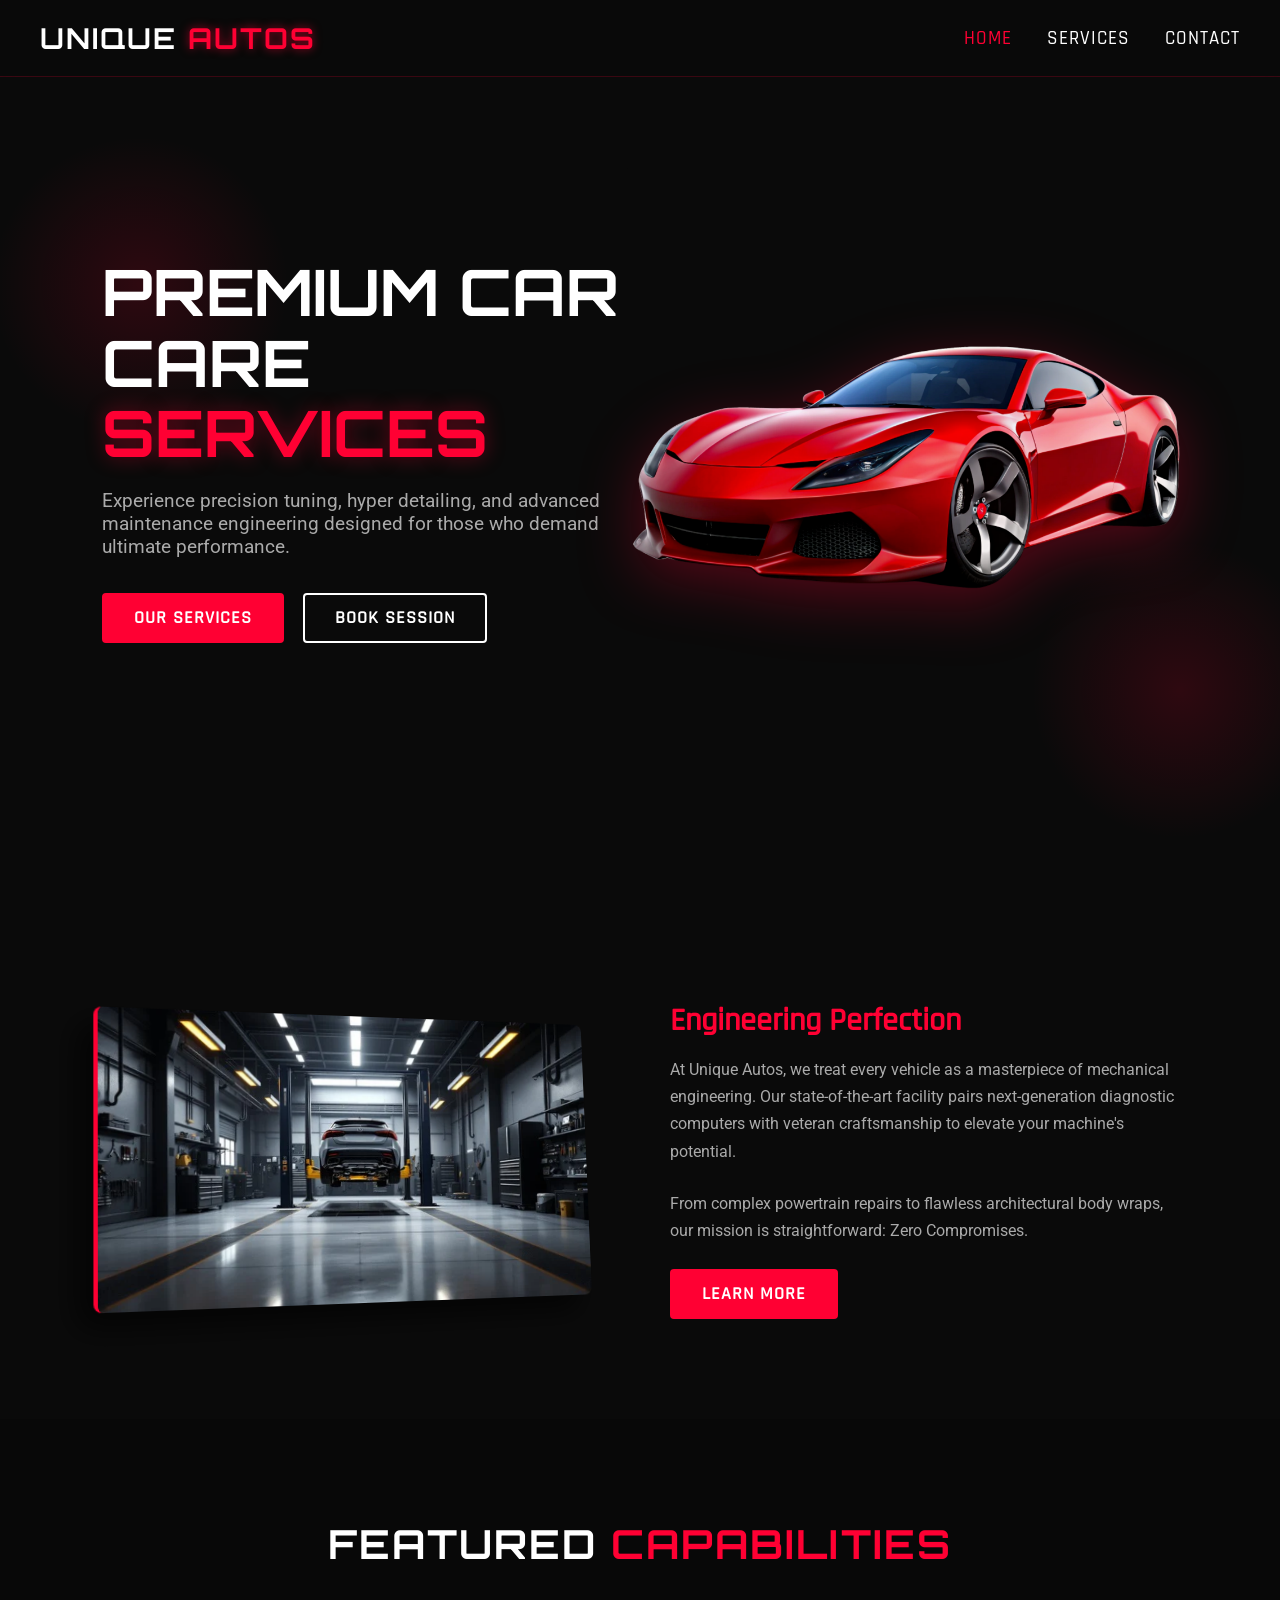
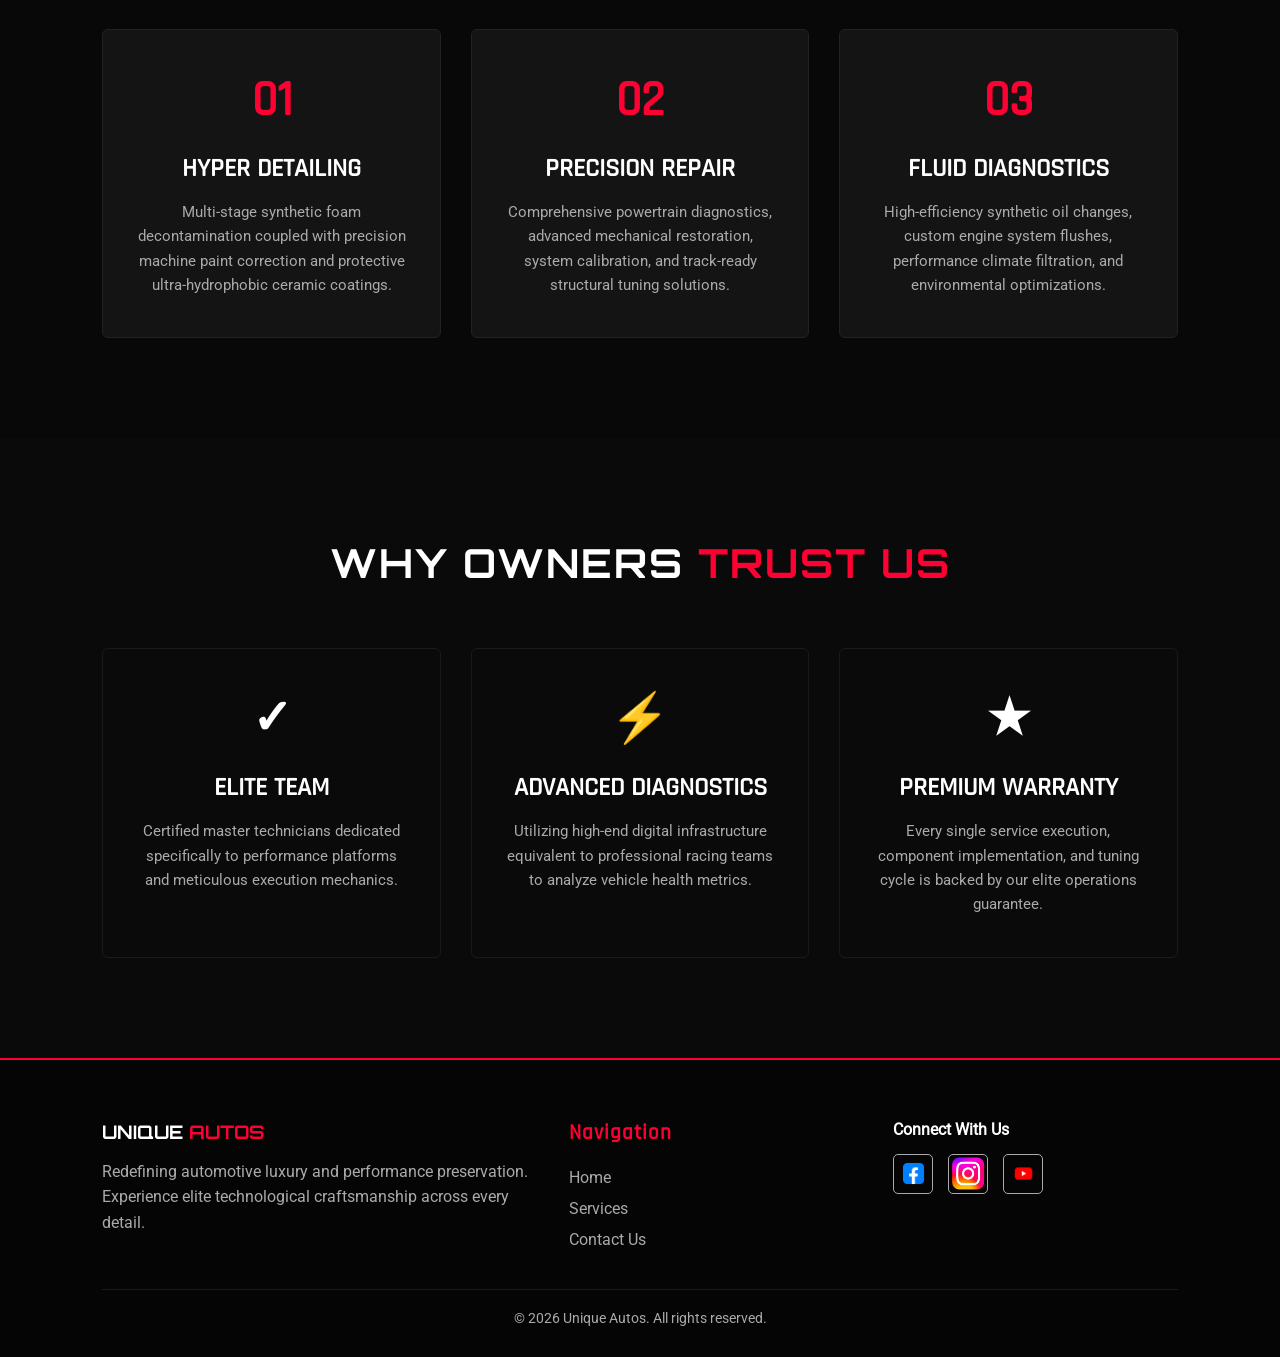
<file: index.html>
<!DOCTYPE html>
<html lang="en">
<head>
    <meta charset="UTF-8">
    <meta name="viewport" content="width=device-width, initial-scale=1.0">
    <title>Unique Autos | Premium Automotive Service Center</title>
    <link rel="stylesheet" href="css/style.css">
    <link rel="icon" type="image/png" href="img/favicon.png">
</head>
<body>

    <div class="floating-shape" style="top: 15%; left: -10px;"></div>
    <div class="floating-shape" style="top: 60%; right: -50px;"></div>

    <!-- Navigation Header -->
    <nav class="navbar">
        <a href="index.html" class="logo">UNIQUE <span>AUTOS</span></a>
        <ul class="nav-links">
            <li><a href="index.html" class="active">Home</a></li>
            <li><a href="pages/services.html">Services</a></li>
            <li><a href="pages/contact.html">Contact</a></li>
        </ul>
    </nav>

    <header class="hero">
        <div class="hero-content">
            <h1>Premium Car Care<br><span>Services</span></h1>
            <p>Experience precision tuning, hyper detailing, and advanced maintenance engineering designed for those who demand ultimate performance.</p>
            <div class="hero-actions">
                <a href="pages/services.html" class="btn btn-primary">Our Services</a>
                <a href="pages/contact.html" class="btn btn-secondary">Book Session</a>
            </div>
        </div>
        <div class="hero-image-container">
            <img src="img/hero-car.png" alt="3D Rendered Supercar" class="hero-car">
        </div>
    </header>

    <!-- About Section -->
    <section class="section-padding">
        <div class="about-split">
            <div class="about-img-wrap">
                <img src="img/about-workshop.jpg" alt="Premium Modern Auto Workshop Layout">
            </div>
            <div class="about-text">
                <h3>Engineering Perfection</h3>
                <p>At Unique Autos, we treat every vehicle as a masterpiece of mechanical engineering. Our state-of-the-art facility pairs next-generation diagnostic computers with veteran craftsmanship to elevate your machine's potential.</p>
                <p>From complex powertrain repairs to flawless architectural body wraps, our mission is straightforward: Zero Compromises.</p>
                <a href="pages/contact.html" class="btn btn-primary" style="animation:none;">Learn More</a>
            </div>
        </div>
    </section>

    <!-- Featured Services Section -->
    <section class="section-padding" style="background: #080808;">
        <h2 class="section-title">Featured <span>Capabilities</span></h2>
        <div class="cards-flex-container">
            <div class="card-3d">
                <div class="card-icon">01</div>
                <h3>Hyper Detailing</h3>
                <p>Multi-stage synthetic foam decontamination coupled with precision machine paint correction and protective ultra-hydrophobic ceramic coatings.</p>
            </div>
            <div class="card-3d">
                <div class="card-icon">02</div>
                <h3>Precision Repair</h3>
                <p>Comprehensive powertrain diagnostics, advanced mechanical restoration, system calibration, and track-ready structural tuning solutions.</p>
            </div>
            <div class="card-3d">
                <div class="card-icon">03</div>
                <h3>Fluid Diagnostics</h3>
                <p>High-efficiency synthetic oil changes, custom engine system flushes, performance climate filtration, and environmental optimizations.</p>
            </div>
        </div>
    </section>

    <!-- Why Choose Us Section -->
    <section class="section-padding">
        <h2 class="section-title">Why Owners <span>Trust Us</span></h2>
        <div class="cards-flex-container">
            <div class="card-3d" style="background:transparent; border-color:#1a1a1a;">
                <div class="card-icon" style="color:#fff;">✓</div>
                <h3>Elite Team</h3>
                <p>Certified master technicians dedicated specifically to performance platforms and meticulous execution mechanics.</p>
            </div>
            <div class="card-3d" style="background:transparent; border-color:#1a1a1a;">
                <div class="card-icon" style="color:#fff;">⚡</div>
                <h3>Advanced Diagnostics</h3>
                <p>Utilizing high-end digital infrastructure equivalent to professional racing teams to analyze vehicle health metrics.</p>
            </div>
            <div class="card-3d" style="background:transparent; border-color:#1a1a1a;">
                <div class="card-icon" style="color:#fff;">★</div>
                <h3>Premium Warranty</h3>
                <p>Every single service execution, component implementation, and tuning cycle is backed by our elite operations guarantee.</p>
            </div>
        </div>
    </section>

    <!-- Footer System -->
    <footer>
        <div class="footer-container">
            <div class="footer-brand">
                <h3>UNIQUE <span>AUTOS</span></h3>
                <p style="color: #aaaaaa; line-height: 1.6;">Redefining automotive luxury and performance preservation. Experience elite technological craftsmanship across every detail.</p>
            </div>
            <div class="footer-links">
                <h4>Navigation</h4>
                <a href="index.html">Home</a>
                <a href="./pages/services.html">Services</a>
                <a href="./pages/contact.html">Contact Us</a>
            </div>
            <div class="footer-socials">
                <h4>Connect With Us</h4>
                <div class="social-icons">
                <a href="#">
                    <img src="img/facebook.png" alt="Facebook">
                </a>
                <a href="#">
                    <img src="img/instagram.png" alt="Instagram">
                </a>
                <a href="#">
                    <img src="img/youtube.png" alt="YouTube">
                </a>
            </div>
            </div>
        </div>
        <div class="footer-bottom">
            &copy; 2026 Unique Autos. All rights reserved.
        </div>
    </footer>

    <script>
        document.addEventListener("DOMContentLoaded", function() {
            const sections = document.querySelectorAll('.card-3d, .about-split');
            const observer = new IntersectionObserver(entries => {
                entries.forEach(entry => {
                    if(entry.isIntersecting) {
                        entry.target.style.opacity = "1";
                        entry.target.style.transform = "translateY(0) scale(1)";
                    }
                });
            }, { threshold: 0.1 });
            
            sections.forEach(s => {
                s.style.opacity = "0";
                s.style.transform = "translateY(20px)";
                s.style.transition = "all 0.6s cubic-bezier(0.25, 0.8, 0.25, 1)";
                observer.observe(s);
            });
        });
    </script>
</body>
</html>
</file>
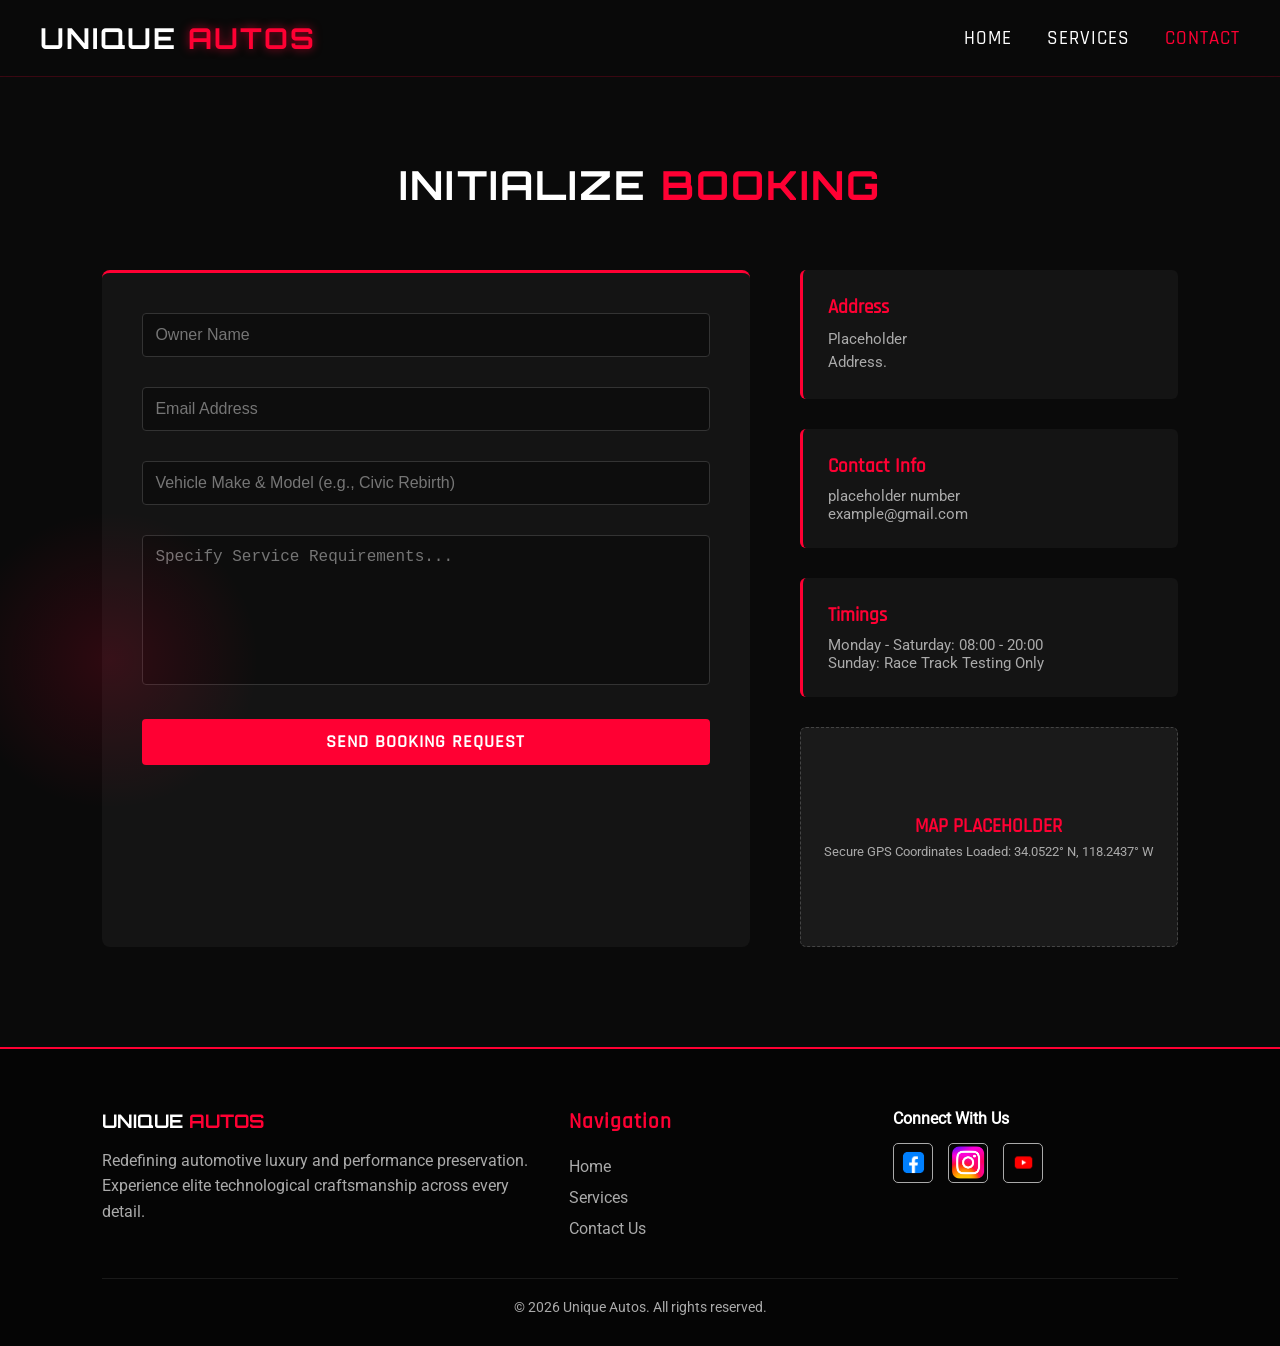
<file: pages/contact.html>
<!DOCTYPE html>
<html lang="en">
<head>
    <meta charset="UTF-8">
    <meta name="viewport" content="width=device-width, initial-scale=1.0">
    <title>Secure Booking | Unique Autos</title>
    <link rel="stylesheet" href="./../css/style.css">
    <link rel="icon" type="image/png" href="../img/favicon.png">
</head>
<body>

    <div class="floating-shape" style="bottom: 10%; left: -40px;"></div>

    <!-- Navigation Header -->
    <nav class="navbar">
        <a href="./../index.html" class="logo">UNIQUE <span>AUTOS</span></a>
        <ul class="nav-links">
            <li><a href="./../index.html">Home</a></li>
            <li><a href="./services.html">Services</a></li>
            <li><a href="./contact.html" class="active">Contact</a></li>
        </ul>
    </nav>

    <!-- Contact Layout -->
    <main class="section-padding" style="padding-top:160px;">
        <h1 class="section-title">Initialize <span>Booking</span></h1>
        
        <div class="contact-container">
            <!-- Form Block -->
            <div class="contact-form-wrap">
                <form action="#" method="POST" onsubmit="event.preventDefault(); alert('Transmission Received. Our coordinators will contact you shortly.');">
                    <div class="form-group">
                        <input type="text" placeholder="Owner Name" required>
                    </div>
                    <div class="form-group">
                        <input type="email" placeholder="Email Address" required>
                    </div>
                    <div class="form-group">
                        <input type="text" placeholder="Vehicle Make & Model (e.g., Civic Rebirth)" required>
                    </div>
                    <div class="form-group">
                        <textarea placeholder="Specify Service Requirements..."></textarea>
                    </div>
                    <button type="submit" class="btn btn-primary" style="border:none; width:100%;">Send Booking Request</button>
                </form>
            </div>

            <!-- Business Information Block -->
            <div class="contact-info-wrap">
                <div class="info-box">
                    <h4>Address</h4>
                    <p style="color: #aaa; font-size: 0.95rem; line-height: 1.5;">Placeholder<br>Address.</p>
                </div>
                <div class="info-box">
                    <h4>Contact Info</h4>
                    <p style="color: #aaa; font-size: 0.95rem;">placeholder number<br>example@gmail.com</p>
                </div>
                <div class="info-box">
                    <h4>Timings</h4>
                    <p style="color: #aaa; font-size: 0.95rem;">Monday - Saturday: 08:00 - 20:00<br>Sunday: Race Track Testing Only</p>
                </div>
                
                <!-- Map Placeholder -->
                <div class="map-placeholder">
                    <div>
                        <span style="color: #ff0033; font-weight: bold; font-family: 'SportyAccent'; font-size: 1.2rem;">MAP PLACEHOLDER</span>
                        <p style="font-size:0.8rem; margin-top:5px;">Secure GPS Coordinates Loaded: 34.0522° N, 118.2437° W</p>
                    </div>
                </div>
            </div>
        </div>
    </main>

    <!-- Footer System -->
    <footer>
        <div class="footer-container">
            <div class="footer-brand">
                <h3>UNIQUE <span>AUTOS</span></h3>
                <p style="color: #aaaaaa; line-height: 1.6;">Redefining automotive luxury and performance preservation. Experience elite technological craftsmanship across every detail.</p>
            </div>
            <div class="footer-links">
                <h4>Navigation</h4>
                <a href="./../index.html">Home</a>
                <a href="./services.html">Services</a>
                <a href="./contact.html">Contact Us</a>
            </div>
            <div class="footer-socials">
                <h4>Connect With Us</h4>
                <div class="social-icons">
                    <a href="#">
                        <img src="../img/facebook.png" alt="Facebook">
                    </a>
                    <a href="#">
                        <img src="../img/instagram.png" alt="Instagram">
                    </a>
                    <a href="#">
                        <img src="../img/youtube.png" alt="YouTube">
                    </a>
                </div>
            </div>
        </div>
        <div class="footer-bottom">
            &copy; 2026 Unique Autos. All rights reserved.
        </div>
    </footer>

</body>
</html>
</file>
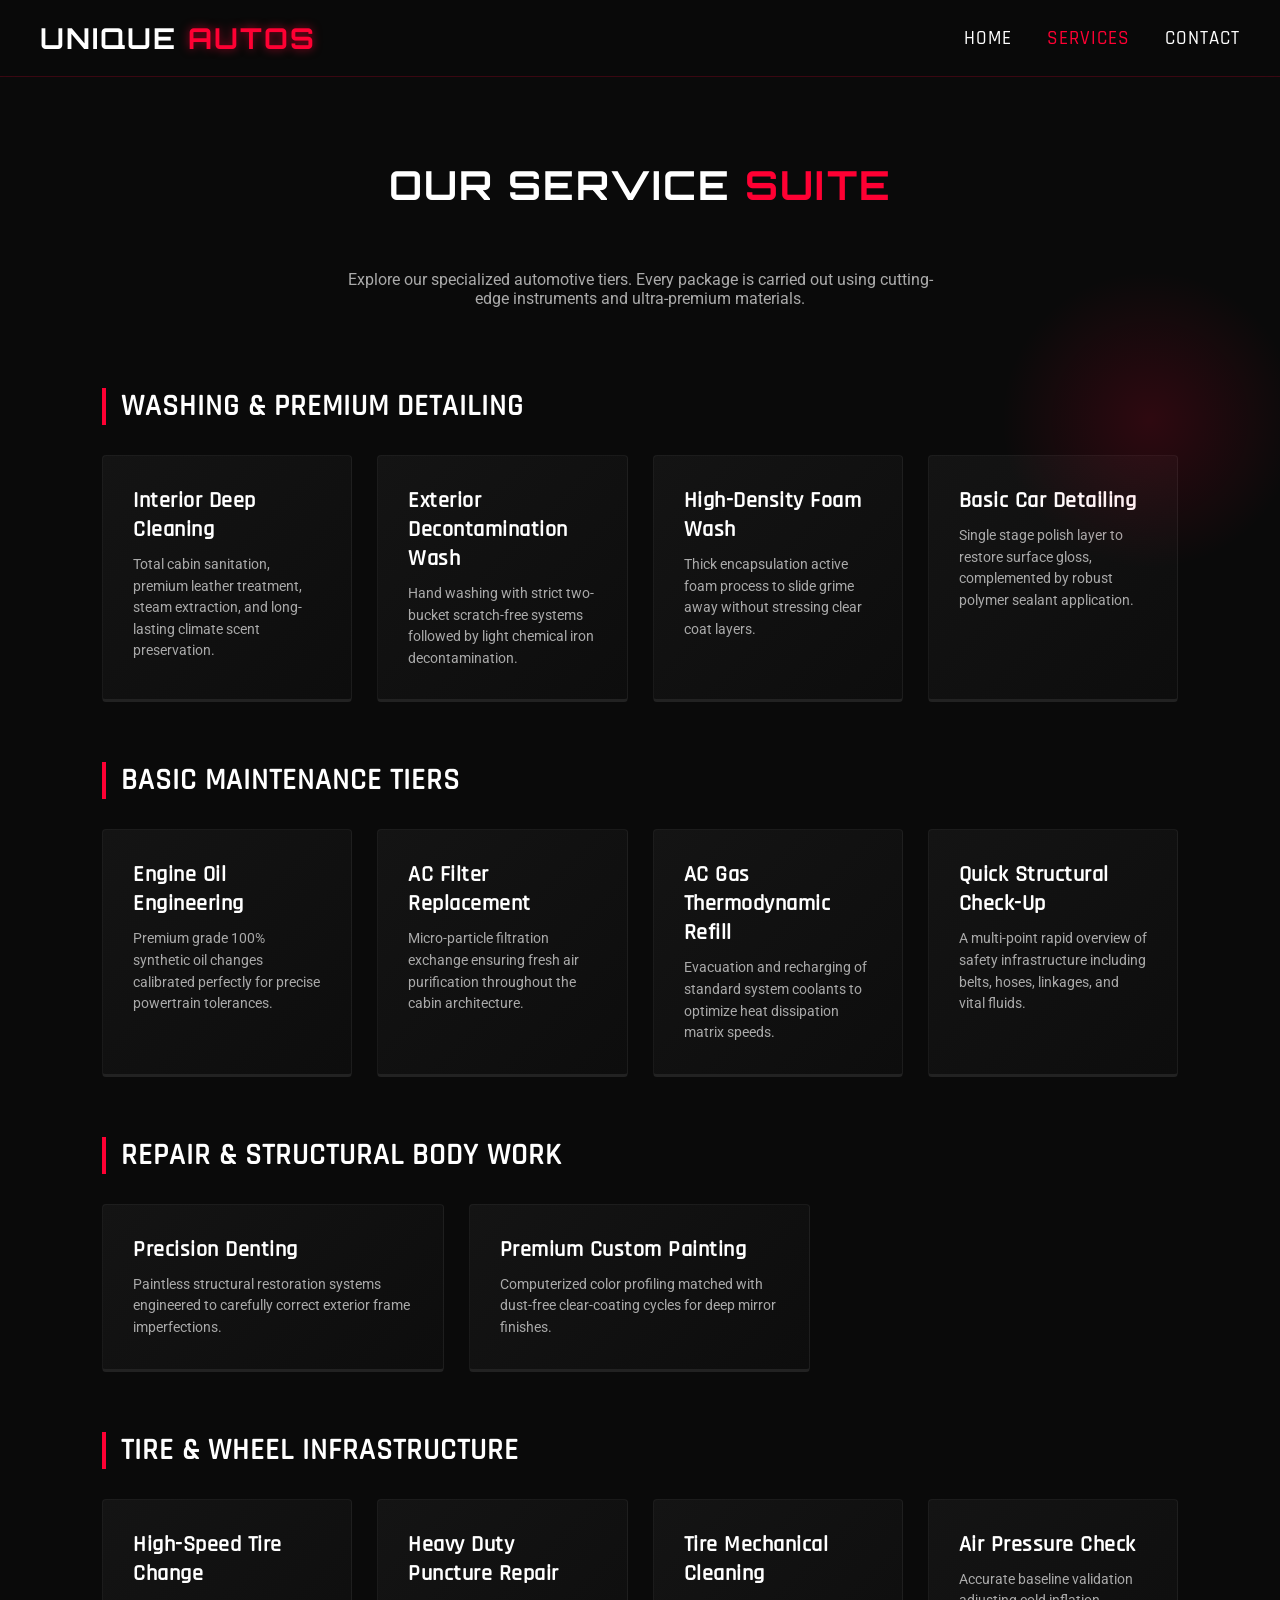
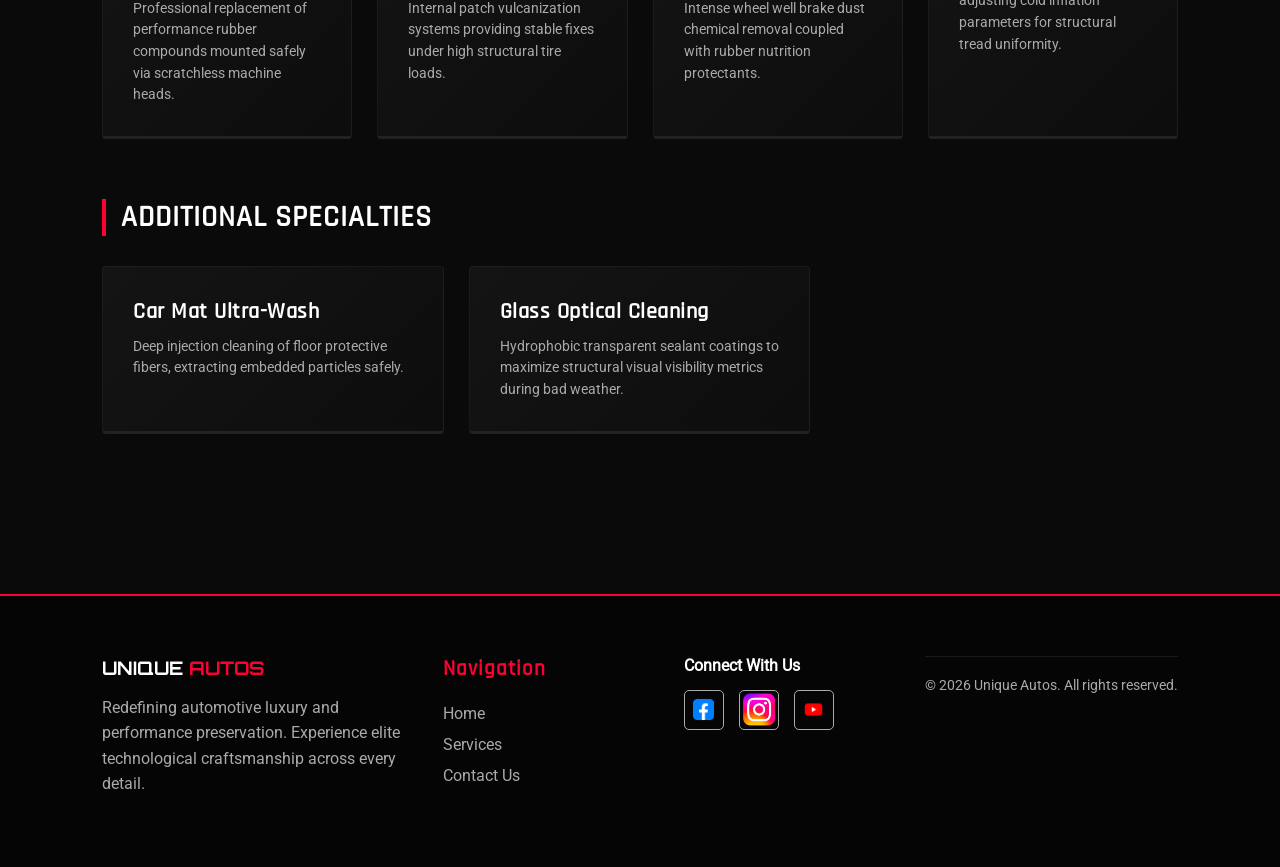
<file: pages/services.html>
<!DOCTYPE html>
<html lang="en">
<head>
    <meta charset="UTF-8">
    <meta name="viewport" content="width=device-width, initial-scale=1.0">
    <title>Services Suite | Unique Autos</title>
    <link rel="stylesheet" href="./../css/style.css">
    <link rel="icon" type="image/png" href="../img/favicon.png">
</head>
<body>

    <div class="floating-shape" style="top: 30%; right: -20px;"></div>

    <!-- Navigation Header -->
    <nav class="navbar">
        <a href="./../index.html" class="logo">UNIQUE <span>AUTOS</span></a>
        <ul class="nav-links">
            <li><a href="./../index.html">Home</a></li>
            <li><a href="./services.html" class="active">Services</a></li>
            <li><a href="./contact.html">Contact</a></li>
        </ul>
    </nav>

    <!-- Services Overview Header -->
    <header class="services-header">
        <h1 class="section-title">Our Service <span>Suite</span></h1>
        <p style="text-align:center; max-width:600px; margin: 0 auto; color: #aaa;">Explore our specialized automotive tiers. Every package is carried out using cutting-edge instruments and ultra-premium materials.</p>
    </header>

    <!-- Categorized Services Layout System -->
    <main class="section-padding" style="padding-top: 40px;">

        <!-- Category: Washing & Detailing Services -->
        <div class="category-section">
            <h3 class="category-title">Washing & Premium Detailing</h3>
            <div class="service-grid-flex">
                <div class="service-card">
                    <h4>Interior Deep Cleaning</h4>
                    <p>Total cabin sanitation, premium leather treatment, steam extraction, and long-lasting climate scent preservation.</p>
                </div>
                <div class="service-card">
                    <h4>Exterior Decontamination Wash</h4>
                    <p>Hand washing with strict two-bucket scratch-free systems followed by light chemical iron decontamination.</p>
                </div>
                <div class="service-card">
                    <h4>High-Density Foam Wash</h4>
                    <p>Thick encapsulation active foam process to slide grime away without stressing clear coat layers.</p>
                </div>
                <div class="service-card">
                    <h4>Basic Car Detailing</h4>
                    <p>Single stage polish layer to restore surface gloss, complemented by robust polymer sealant application.</p>
                </div>
            </div>
        </div>

        <!-- Category: Basic Maintenance -->
        <div class="category-section">
            <h3 class="category-title">Basic Maintenance Tiers</h3>
            <div class="service-grid-flex">
                <div class="service-card">
                    <h4>Engine Oil Engineering</h4>
                    <p>Premium grade 100% synthetic oil changes calibrated perfectly for precise powertrain tolerances.</p>
                </div>
                <div class="service-card">
                    <h4>AC Filter Replacement</h4>
                    <p>Micro-particle filtration exchange ensuring fresh air purification throughout the cabin architecture.</p>
                </div>
                <div class="service-card">
                    <h4>AC Gas Thermodynamic Refill</h4>
                    <p>Evacuation and recharging of standard system coolants to optimize heat dissipation matrix speeds.</p>
                </div>
                <div class="service-card">
                    <h4>Quick Structural Check-Up</h4>
                    <p>A multi-point rapid overview of safety infrastructure including belts, hoses, linkages, and vital fluids.</p>
                </div>
            </div>
        </div>

        <!-- Category: Repair & Body Work -->
        <div class="category-section">
            <h3 class="category-title">Repair & Structural Body Work</h3>
            <div class="service-grid-flex">
                <div class="service-card">
                    <h4>Precision Denting</h4>
                    <p>Paintless structural restoration systems engineered to carefully correct exterior frame imperfections.</p>
                </div>
                <div class="service-card">
                    <h4>Premium Custom Painting</h4>
                    <p>Computerized color profiling matched with dust-free clear-coating cycles for deep mirror finishes.</p>
                </div>
            </div>
        </div>

        <!-- Category: Tire & Wheel Services -->
        <div class="category-section">
            <h3 class="category-title">Tire & Wheel Infrastructure</h3>
            <div class="service-grid-flex">
                <div class="service-card">
                    <h4>High-Speed Tire Change</h4>
                    <p>Professional replacement of performance rubber compounds mounted safely via scratchless machine heads.</p>
                </div>
                <div class="service-card">
                    <h4>Heavy Duty Puncture Repair</h4>
                    <p>Internal patch vulcanization systems providing stable fixes under high structural tire loads.</p>
                </div>
                <div class="service-card">
                    <h4>Tire Mechanical Cleaning</h4>
                    <p>Intense wheel well brake dust chemical removal coupled with rubber nutrition protectants.</p>
                </div>
                <div class="service-card">
                    <h4>Air Pressure Check</h4>
                    <p>Accurate baseline validation adjusting cold inflation parameters for structural tread uniformity.</p>
                </div>
            </div>
        </div>

        <!-- Category: Additional Custom Components -->
        <div class="category-section">
            <h3 class="category-title">Additional Specialties</h3>
            <div class="service-grid-flex">
                <div class="service-card">
                    <h4>Car Mat Ultra-Wash</h4>
                    <p>Deep injection cleaning of floor protective fibers, extracting embedded particles safely.</p>
                </div>
                <div class="service-card">
                    <h4>Glass Optical Cleaning</h4>
                    <p>Hydrophobic transparent sealant coatings to maximize structural visual visibility metrics during bad weather.</p>
                </div>
            </div>
        </div>

    </main>

    <!-- Footer System -->
    <footer>
        <div class="footer-container">
            <div class="footer-brand">
                <h3>UNIQUE <span>AUTOS</span></h3>
                <p style="color: #aaaaaa; line-height: 1.6;">Redefining automotive luxury and performance preservation. Experience elite technological craftsmanship across every detail.</p>
            </div>
            <div class="footer-links">
                <h4>Navigation</h4>
                <a href="./../index.html">Home</a>
                <a href="./services.html">Services</a>
                <a href="./contact.html">Contact Us</a>
            </div>
            <div class="footer-socials">
                <h4>Connect With Us</h4>
                <div class="social-icons">
                <a href="#">
                    <img src="../img/facebook.png" alt="Facebook">
                </a>
                <a href="#">
                    <img src="../img/instagram.png" alt="Instagram">
                </a>
                <a href="#">
                    <img src="../img/youtube.png" alt="YouTube">
                </a>
            </div>
        </div>
        <div class="footer-bottom">
            &copy; 2026 Unique Autos. All rights reserved.
        </div>
    </footer>

</body>
</html>
</file>
<file: css/style.css>
@font-face {
    font-family: 'CyberHeading';
    src: url('../fonts/Orbitron-Bold.ttf') format('truetype');
    font-weight: bold;
}
@font-face {
    font-family: 'SportyAccent';
    src: url('../fonts/Rajdhani-Medium.ttf') format('truetype');
}
@font-face {
    font-family: 'CleanBody';
    src: url('../fonts/Roboto-Regular.ttf') format('truetype');
}

:root {
    --bg-dark: #0a0a0a;
    --bg-card: #141414;
    --accent-red: #ff0033;
    --accent-glow: rgba(255, 0, 51, 0.6);
    --text-light: #ffffff;
    --text-gray: #aaaaaa;
    --transition-smooth: all 0.4s cubic-bezier(0.25, 0.8, 0.25, 1);
}

* {
    margin: 0;
    padding: 0;
    box-sizing: border-box;
}

html {
    scroll-behavior: smooth;
    font-family: 'CleanBody', sans-serif;
    background-color: var(--bg-dark);
    color: var(--text-light);
    overflow-x: hidden;
    overflow-y: scroll;
    scrollbar-width: none;
    -ms-overflow-style: none;
}

html::-webkit-scrollbar {
    display: none;
}

/* ANIMATIONS */
@keyframes heroCarFloat {
    0%, 100% { transform: translateY(0) rotateY(0deg); }
    25% { transform: translateY(-18px) rotateY(3deg); }
    50% { transform: translateY(-8px) rotateY(0deg); }
    75% { transform: translateY(-22px) rotateY(-3deg); }
}

@keyframes pulseGlow {
    0% { box-shadow: 0 0 10px var(--accent-glow); }
    50% { box-shadow: 0 0 25px var(--accent-red); }
    100% { box-shadow: 0 0 10px var(--accent-glow); }
}

@keyframes fadeInUp {
    from {
        opacity: 0;
        transform: translateY(40px);
    }
    to {
        opacity: 1;
        transform: translateY(0);
    }
}

@keyframes backgroundDrift {
    0% { transform: translate(0, 0) scale(1); }
    50% { transform: translate(5%, 5%) scale(1.1); }
    100% { transform: translate(0, 0) scale(1); }
}

/* GLOBAL NAVIGATION & FOOTER */
.navbar {
    position: fixed;
    top: 0;
    left: 0;
    width: 100vw; 
    z-index: 1000;
    display: flex;
    justify-content: space-between;
    align-items: center;
    padding: 20px 40px;
    background: rgba(10, 10, 10, 0.75);
    backdrop-filter: blur(15px);
    border-bottom: 1px solid rgba(255, 0, 51, 0.2);
    box-sizing: border-box;
}

.logo {
    font-family: 'CyberHeading', sans-serif;
    font-size: 1.8rem;
    color: var(--text-light);
    text-decoration: none;
    letter-spacing: 2px;
}

.logo span {
    color: var(--accent-red);
    text-shadow: 0 0 10px var(--accent-glow);
}

.nav-links {
    display: flex;
    list-style: none;
    gap: 35px;
}

.nav-links a {
    font-family: 'SportyAccent', sans-serif;
    font-size: 1.2rem;
    color: var(--text-light);
    text-decoration: none;
    text-transform: uppercase;
    letter-spacing: 1px;
    position: relative;
    transition: var(--transition-smooth);
}

.nav-links a.active {
    color: var(--accent-red);
}

.nav-links a:hover {
    color: var(--accent-red);
}

.nav-links a::after {
    content: '';
    position: absolute;
    bottom: -5px;
    left: 0;
    width: 0;
    height: 2px;
    background-color: var(--accent-red);
    transition: var(--transition-smooth);
    box-shadow: 0 0 8px var(--accent-red);
}

.nav-links a:hover::after {
    width: 100%;
}

footer {
    background: #050505;
    padding: 60px 8% 30px 8%;
    border-top: 2px solid var(--accent-red);
}

.footer-container {
    display: flex;
    flex-direction: row;
    justify-content: space-between;
    flex-wrap: wrap;
    gap: 40px;
    margin-bottom: 40px;
}

.footer-brand {
    flex: 1.5;
    min-width: 250px;
}

.footer-brand h3 {
    font-family: 'CyberHeading', sans-serif;
    margin-bottom: 15px;
}

.footer-brand h3 span { color: var(--accent-red); }

.footer-links {
    flex: 1;
    min-width: 180px;
    display: flex;
    flex-direction: column;
    gap: 12px;
}

.footer-links h4 {
    font-family: 'SportyAccent', sans-serif;
    color: var(--accent-red);
    font-size: 1.3rem;
    margin-bottom: 10px;
    letter-spacing: 1px;
}

.footer-links a {
    color: var(--text-gray);
    text-decoration: none;
    transition: var(--transition-smooth);
}

.footer-links a:hover {
    color: var(--text-light);
    padding-left: 5px;
}

.footer-socials {
    flex: 1;
    min-width: 180px;
}

.social-icons {
    display: flex;
    gap: 15px;
    margin-top: 15px;
}

.social-icons a {
    display: flex;
    justify-content: center;
    align-items: center;
    width: 40px;
    height: 40px;
    border: 1px solid var(--text-gray);
    color: var(--text-light);
    text-decoration: none;
    border-radius: 5px;
    transition: var(--transition-smooth);
    font-family: 'SportyAccent', sans-serif;
    font-weight: bold;
}

.social-icons a:hover {
    background: var(--accent-red);
    border-color: var(--accent-red);
    box-shadow: 0 0 15px var(--accent-glow);
    transform: translateY(-5px);
}

.social-icons {
    display: flex;
    gap: 15px;
}

.social-icons img {
    width: 35px;
    height: 35px;
    object-fit: cover;
    transition: 0.3s;
}

.social-icons img:hover {
    transform: scale(1.1);
}

.footer-bottom {
    text-align: center;
    padding-top: 20px;
    border-top: 1px solid #1a1a1a;
    color: var(--text-gray);
    font-size: 0.9rem;
}

/* BUTTONS & UI ELEMENTS */
.btn {
    display: inline-block;
    padding: 12px 30px;
    font-family: 'SportyAccent', sans-serif;
    font-size: 1.1rem;
    text-transform: uppercase;
    text-decoration: none;
    font-weight: bold;
    letter-spacing: 1px;
    border-radius: 4px;
    transition: var(--transition-smooth);
    cursor: pointer;
}

.btn-primary {
    background: var(--accent-red);
    color: var(--text-light);
    border: 2px solid var(--accent-red);
    animation: pulseGlow 3s infinite;
}

.btn-primary:hover {
    background: transparent;
    box-shadow: 0 0 25px var(--accent-red);
    transform: translateY(-3px);
}

.btn-secondary {
    background: transparent;
    color: var(--text-light);
    border: 2px solid var(--text-light);
    margin-left: 15px;
}

.btn-secondary:hover {
    border-color: var(--accent-red);
    color: var(--accent-red);
    transform: translateY(-3px);
}

.floating-shape {
    position: absolute;
    width: 300px;
    height: 300px;
    background: radial-gradient(circle, rgba(255,0,51,0.15) 0%, rgba(0,0,0,0) 70%);
    z-index: 1;
    pointer-events: none;
    animation: backgroundDrift 10s infinite ease-in-out;
}

/* HOME PAGE SPECIFIC STYLES */
.hero {
    position: relative;
    height: 100vh;
    display: flex;
    align-items: center;
    padding: 0 8%;
    overflow: hidden;
}

.hero-content {
    flex: 1;
    z-index: 2;
    animation: fadeInUp 1s ease-out;
}

.hero h1 {
    font-family: 'CyberHeading', sans-serif;
    font-size: 4rem;
    line-height: 1.1;
    margin-bottom: 20px;
    text-transform: uppercase;
}

.hero h1 span {
    color: var(--accent-red);
    text-shadow: 0 0 20px rgba(255, 0, 51, 0.4);
}

.hero p {
    font-size: 1.2rem;
    color: var(--text-gray);
    margin-bottom: 35px;
    max-width: 500px;
}

.hero-image-container {
    flex: 1;
    display: flex;
    justify-content: center;
    align-items: center;
    z-index: 2;
    perspective: 1000px;
    animation:heroCarFloat 5s ease-in-out infinite
}

.hero-car {
    width: 110%;
    max-width: 650px;
    filter: drop-shadow(0 15px 30px rgba(255, 0, 51, 0.3));
    transition: transform 0.3s ease;
}

/* 3D Interactive Shift On Hover via CSS */
.hero-image-container:hover .hero-car {
    cursor: pointer;
    animation-play-state: paused;
    transform: perspective(1000px) rotateX(12deg) rotateY(15deg) scale(1.05);
    filter: drop-shadow(0 40px 80px rgba(204, 0, 0, 0.5));
    transform: scale(1.04) rotateY(5deg);
}

.section-padding {
    padding: 100px 8%;
    position: relative;
}

.section-title {
    font-family: 'CyberHeading', sans-serif;
    font-size: 2.5rem;
    text-transform: uppercase;
    text-align: center;
    margin-bottom: 60px;
    letter-spacing: 2px;
}

.section-title span {
    color: var(--accent-red);
}

/* About Split Layout */
.about-split {
    display: flex;
    align-items: center;
    gap: 60px;
}

.about-img-wrap {
    flex: 1;
    perspective: 1000px;
}

.about-img-wrap img {
    width: 100%;
    border-radius: 8px;
    border-left: 4px solid var(--accent-red);
    transform: rotateY(15deg) rotateX(5deg);
    transition: var(--transition-smooth);
    box-shadow: -15px 15px 30px rgba(0,0,0,0.7);
}

.about-split:hover .about-img-wrap img {
    transform: rotateY(5deg) rotateX(2deg) scale(1.02);
    box-shadow: -5px 5px 20px var(--accent-glow);
}

.about-text {
    flex: 1;
}

.about-text h3 {
    font-family: 'SportyAccent', sans-serif;
    font-size: 2rem;
    color: var(--accent-red);
    margin-bottom: 15px;
}

.about-text p {
    color: var(--text-gray);
    line-height: 1.7;
    margin-bottom: 25px;
}

/* Flex Cards Structure */
.cards-flex-container {
    display: flex;
    flex-direction: row;
    flex-wrap: wrap;
    justify-content: center;
    gap: 30px;
}

.card-3d {
    background: var(--bg-card);
    border: 1px solid #222;
    border-radius: 6px;
    padding: 40px 30px;
    flex: 1;
    min-width: 280px;
    max-width: 360px;
    text-align: center;
    transition: var(--transition-smooth);
    transform-style: preserve-3d;
    perspective: 1000px;
    position: relative;
}

.card-3d:hover {
    border-color: var(--accent-red);
    transform: translateY(-10px) rotateX(5deg) rotateY(-5deg);
    box-shadow: 0 15px 35px var(--accent-glow);
}

.card-icon {
    font-size: 3rem;
    color: var(--accent-red);
    margin-bottom: 20px;
    font-family: 'SportyAccent', sans-serif;
    font-weight: bold;
}

.card-3d h3 {
    font-family: 'SportyAccent', sans-serif;
    font-size: 1.6rem;
    margin-bottom: 15px;
    text-transform: uppercase;
}

.card-3d p {
    color: var(--text-gray);
    font-size: 0.95rem;
    line-height: 1.6;
}

/* SERVICES PAGE SPECIFIC STYLES */
.services-header {
    padding-top: 160px;
    padding-bottom: 40px;
    text-align: center;
}

.category-section {
    margin-bottom: 60px;
}

.category-title {
    font-family: 'SportyAccent', sans-serif;
    font-size: 1.8rem;
    color: var(--text-light);
    border-left: 4px solid var(--accent-red);
    padding-left: 15px;
    margin-bottom: 30px;
    text-transform: uppercase;
    letter-spacing: 1px;
}

.service-grid-flex {
    display: flex;
    flex-direction: row;
    flex-wrap: wrap;
    gap: 25px;
}

.service-card {
    background: linear-gradient(135deg, #141414 0%, #0d0d0d 100%);
    border: 1px solid rgba(255,255,255,0.05);
    border-radius: 4px;
    padding: 30px;
    flex: 1;
    min-width: 240px;
    max-width: calc(33.333% - 17px);
    transition: var(--transition-smooth);
    border-bottom: 3px solid #222;
}

.service-card:hover {
    border-bottom-color: var(--accent-red);
    transform: scale(1.03) translateY(-5px);
    box-shadow: 0 10px 25px rgba(0, 0, 0, 0.5);
}

.service-card h4 {
    font-family: 'SportyAccent', sans-serif;
    font-size: 1.4rem;
    margin-bottom: 10px;
    letter-spacing: 0.5px;
}

.service-card p {
    color: var(--text-gray);
    font-size: 0.9rem;
    line-height: 1.5;
}

/* CONTACT PAGE SPECIFIC STYLES */
.contact-container {
    display: flex;
    flex-direction: row;
    flex-wrap: wrap;
    gap: 50px;
    margin-top: 40px;
}

.contact-form-wrap {
    flex: 1.5;
    min-width: 320px;
    background: var(--bg-card);
    padding: 40px;
    border-radius: 8px;
    border-top: 3px solid var(--accent-red);
}

.contact-info-wrap {
    flex: 1;
    min-width: 280px;
    display: flex;
    flex-direction: column;
    justify-content: space-between;
    gap: 30px;
}

.form-group {
    position: relative;
    margin-bottom: 30px;
}

.form-group input, 
.form-group textarea {
    width: 100%;
    padding: 12px;
    background: #0d0d0d;
    border: 1px solid #333;
    color: var(--text-light);
    font-size: 1rem;
    border-radius: 4px;
    transition: var(--transition-smooth);
}

.form-group textarea {
    resize: none;
    height: 150px;
}

.form-group input:focus,
.form-group textarea:focus {
    outline: none;
    border-color: var(--accent-red);
    box-shadow: 0 0 12px var(--accent-glow);
}

.info-box {
    background: var(--bg-card);
    padding: 25px;
    border-radius: 6px;
    border-left: 3px solid var(--accent-red);
}

.info-box h4 {
    font-family: 'SportyAccent', sans-serif;
    font-size: 1.2rem;
    margin-bottom: 8px;
    color: var(--accent-red);
}

.map-placeholder {
    width: 100%;
    height: 220px;
    background: #1a1a1a;
    border: 1px dashed #444;
    border-radius: 6px;
    display: flex;
    justify-content: center;
    align-items: center;
    color: var(--text-gray);
    text-align: center;
    padding: 20px;
}


/* RESPONSIVE MEDIA QUERIES */
@media (max-width: 992px) {
    .hero {
        flex-direction: column;
        justify-content: center;
        text-align: center;
        padding-top: 120px;
    }
    .hero h1 { font-size: 3rem; }
    .hero p { margin: 0 auto 35px auto; }
    .hero-image-container { width: 100%; margin-top: 40px; }
    .hero-car { max-width: 480px; }
    .btn-secondary { margin-left: 10px; }
    
    .about-split { flex-direction: column; }
    
    .service-card { max-width: calc(50% - 13px); }
}

@media (max-width: 768px) {
    .navbar { padding: 15px 20px; }
    .nav-links { gap: 20px; }
    .section-padding { padding: 70px 5%; }
    
    .footer-container { flex-direction: column; }
    
    .service-grid-flex { flex-direction: column; }
    .service-card { max-width: 100%; }
    
    .contact-container { flex-direction: column; }
}

@media (max-width: 480px) {
    .navbar {
        flex-direction: column;
        justify-content: center;
        align-items: center;
        padding: 12px 0; 
        gap: 10px;
        width: 100vw; 
    }

    .logo {
        display: block;
        text-align: center;
        width: 100%; 
    }

     .nav-links {
        justify-content: center;
        width: 100%;
        padding: 0;
        margin: 0;
        gap: 10px;
    }
    
    .nav-links li {
        list-style: none;
    }

    .nav-links a {
        display: block;
        text-align: center; 
    }
    .hero h1 { font-size: 2.2rem; }
    .hero-car { max-width: 100%; }
    .hero {
        padding-top: 200px;
    }
    .btn-primary, .btn-secondary {
        margin: 10px 0 0 0;
    }
     body.index-page .floating-shape {
        z-index: 0;
    }

    body.index-page .hero-content {
        position: relative;
        z-index: 2;
    }

    body.index-page .hero {
        position: relative;
        z-index: 2;
    }
}
</file>
